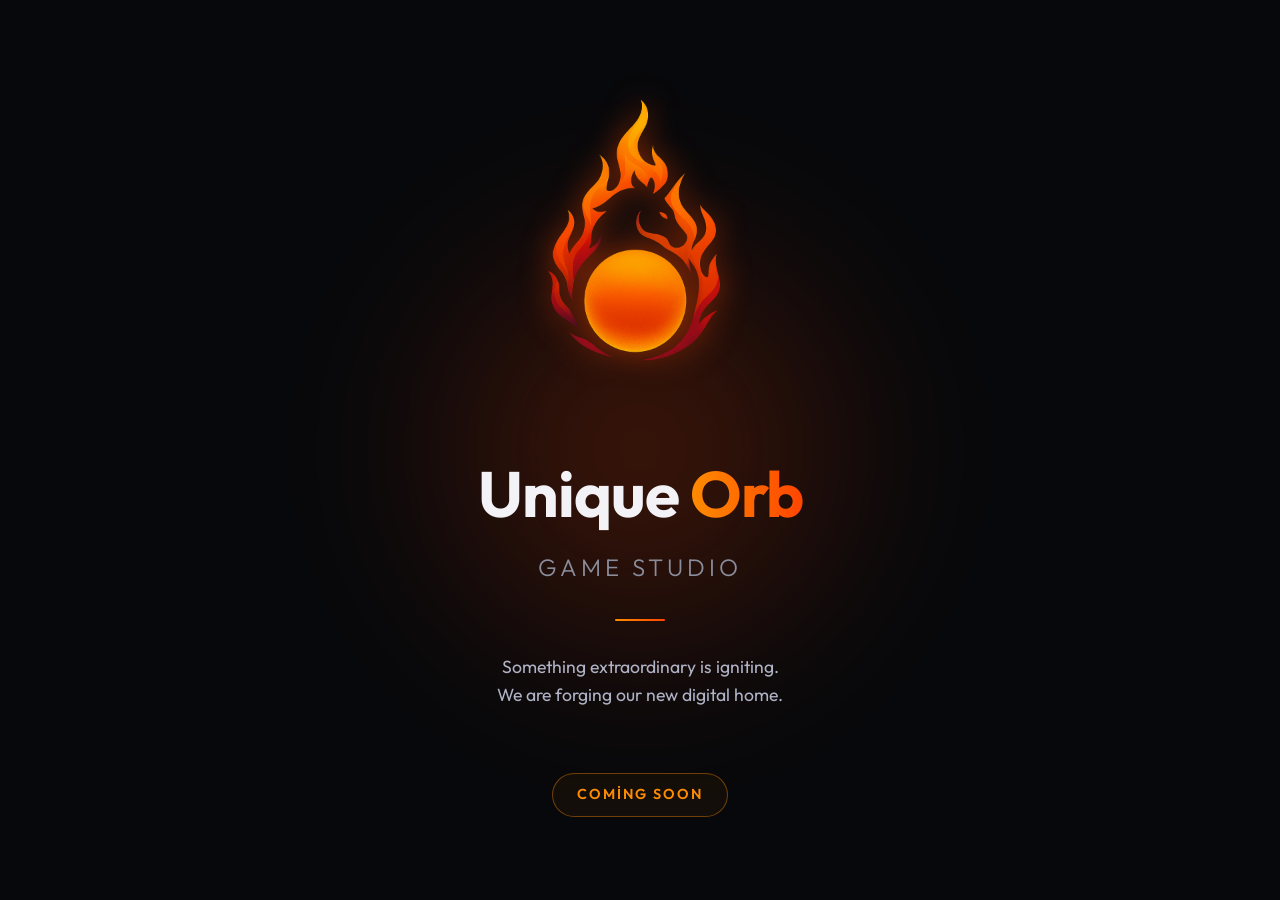
<file: index.html>
<!DOCTYPE html>
<html lang="tr">

<head>
    <meta charset="UTF-8">
    <meta name="viewport" content="width=device-width, initial-scale=1.0">
    <title>Unique Orb | Coming Soon</title>
    <!-- Modern Minimalist Font -->
    <link href="https://fonts.googleapis.com/css2?family=Outfit:wght@300;400;600;700&display=swap" rel="stylesheet">
    <link rel="stylesheet" href="style.css">
    <link rel="icon" type="image/x-icon" href="favicon.ico">
</head>

<body>
    <div class="coming-soon-container">
        <!-- Glowing background effect behind the logo -->
        <div class="glow-bg"></div>

        <div class="content-wrapper">
            <div class="logo-wrapper">
                <img src="logo.png" alt="Unique Orb Logo" class="main-logo"
                    onerror="this.src='data:image/svg+xml;utf8,<svg xmlns=\'http://www.w3.org/2000/svg\' width=\'100\' height=\'100\' viewBox=\'0 0 100 100\'><circle cx=\'50\' cy=\'50\' r=\'40\' fill=\'%23FF8C00\'/></svg>'">
            </div>

            <h1 class="brand-title">Unique <span class="highlight">Orb</span></h1>
            <h2 class="subtitle">GAME STUDIO</h2>

            <div class="divider"></div>

            <p class="status-message">Something extraordinary is igniting.<br>We are forging our new digital home.</p>

            <div class="badge-container">
                <span class="badge pulse">Coming Soon</span>
            </div>
        </div>
    </div>
</body>

</html>
</file>
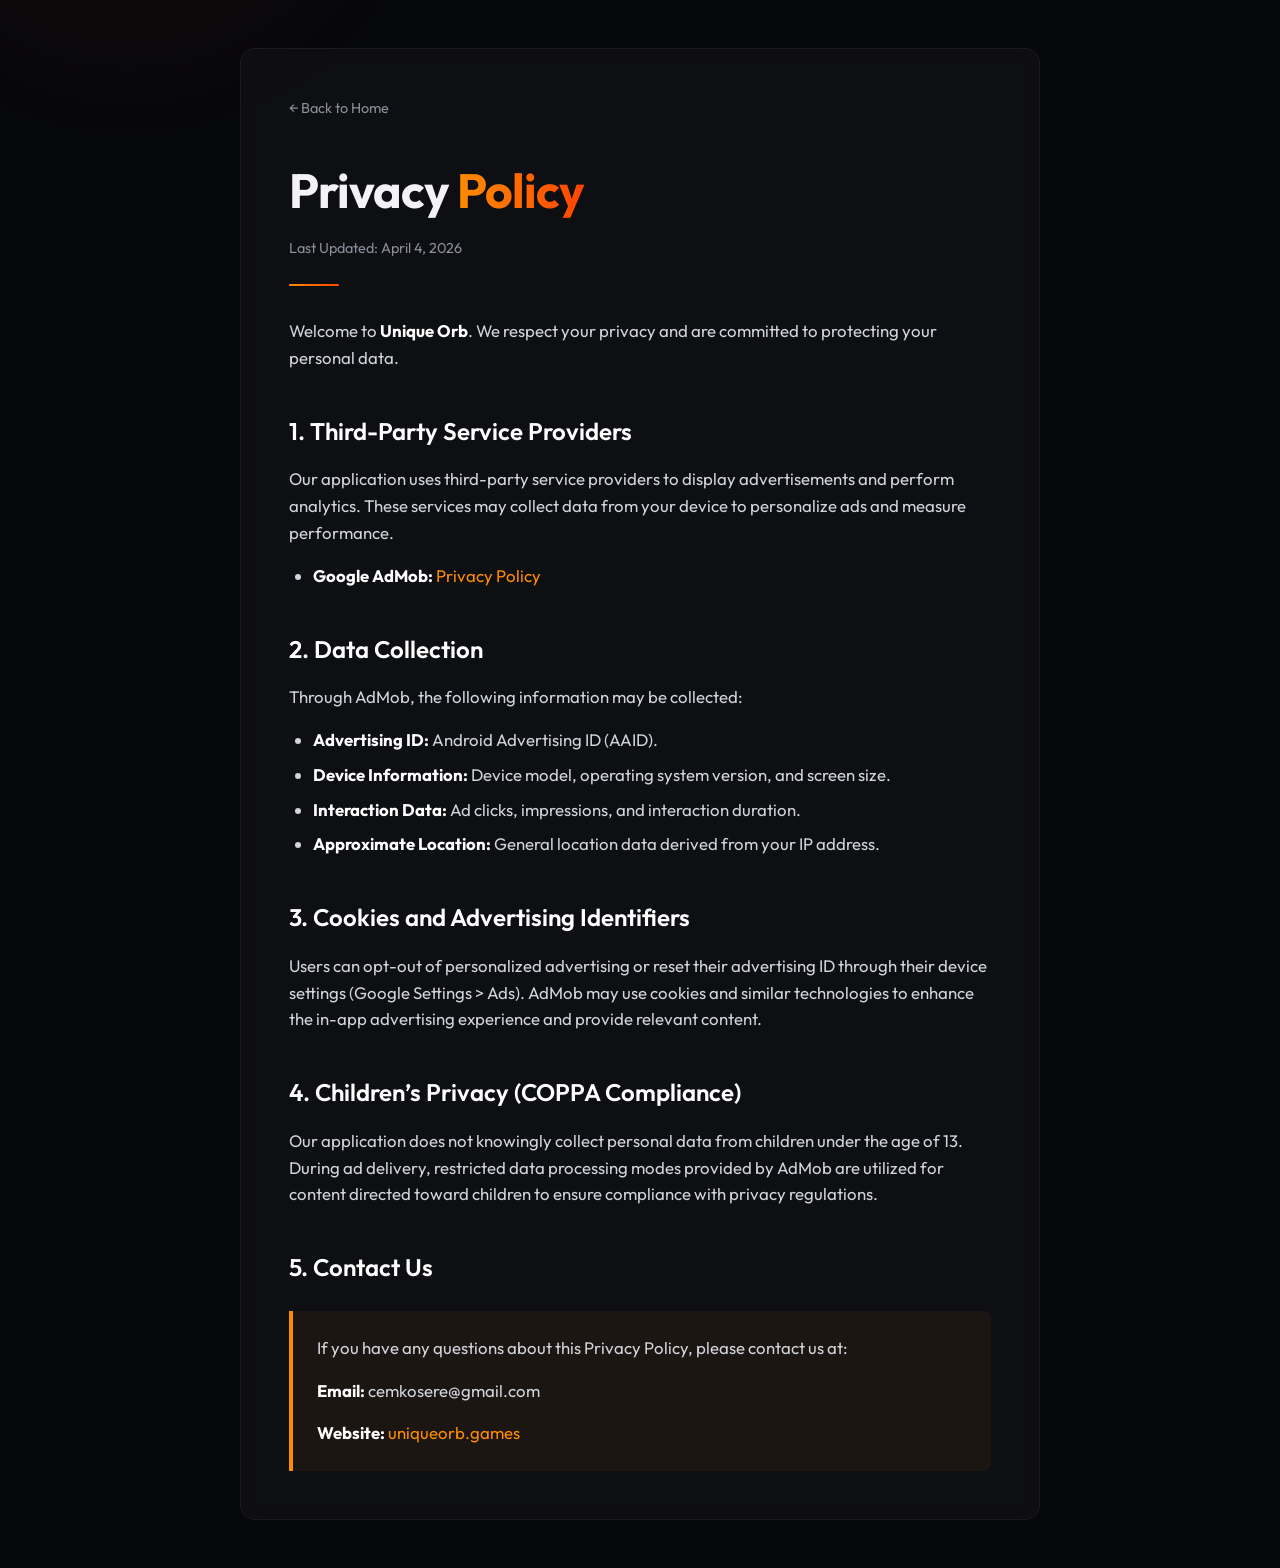
<file: privacy-policy.html>
<!DOCTYPE html>
<html lang="en">

<head>
    <meta charset="UTF-8">
    <meta name="viewport" content="width=device-width, initial-scale=1.0">
    <title>Privacy Policy - Unique Orb</title>
    <!-- Modern Minimalist Font -->
    <link href="https://fonts.googleapis.com/css2?family=Outfit:wght@300;400;600;700&display=swap" rel="stylesheet">
    <link rel="stylesheet" href="style.css">
    <link rel="icon" type="image/x-icon" href="favicon.ico">
</head>

<body class="policy-page">
    <!-- Glowing background effect -->
    <div class="glow-bg policy-glow"></div>

    <div class="policy-container content-wrapper">
        <a href="index.html" class="back-link">← Back to Home</a>

        <h1 class="brand-title">Privacy <span class="highlight">Policy</span></h1>
        <p class="last-updated">Last Updated: April 4, 2026</p>

        <div class="divider" style="margin-left: 0;"></div>

        <div class="policy-content">
            <p>Welcome to <strong>Unique Orb</strong>. We respect your privacy and are committed to protecting your
                personal data.</p>

            <h2>1. Third-Party Service Providers</h2>
            <p>Our application uses third-party service providers to display advertisements and perform analytics. These services may collect data from your device to personalize ads and measure performance.</p>
            <ul>
                <li><strong>Google AdMob:</strong> <a href="https://policies.google.com/privacy" target="_blank" rel="noopener noreferrer">Privacy Policy</a></li>
            </ul>

            <h2>2. Data Collection</h2>
            <p>Through AdMob, the following information may be collected:</p>
            <ul>
                <li><strong>Advertising ID:</strong> Android Advertising ID (AAID).</li>
                <li><strong>Device Information:</strong> Device model, operating system version, and screen size.</li>
                <li><strong>Interaction Data:</strong> Ad clicks, impressions, and interaction duration.</li>
                <li><strong>Approximate Location:</strong> General location data derived from your IP address.</li>
            </ul>

            <h2>3. Cookies and Advertising Identifiers</h2>
            <p>Users can opt-out of personalized advertising or reset their advertising ID through their device settings (Google Settings &gt; Ads). AdMob may use cookies and similar technologies to enhance the in-app advertising experience and provide relevant content.</p>

            <h2>4. Children’s Privacy (COPPA Compliance)</h2>
            <p>Our application does not knowingly collect personal data from children under the age of 13. During ad delivery, restricted data processing modes provided by AdMob are utilized for content directed toward children to ensure compliance with privacy regulations.</p>

            <h2>5. Contact Us</h2>
            <div class="contact-info">
                <p>If you have any questions about this Privacy Policy, please contact us at:</p>
                <p><strong>Email:</strong> cemkosere@gmail.com</p>
                <p><strong>Website:</strong> <a href="https://uniqueorb.games" target="_blank"
                        rel="noopener noreferrer">uniqueorb.games</a></p>
            </div>
        </div>
    </div>
</body>

</html>
</file>
<file: style.css>
/* Base Theme & Reset */
:root {
    --bg-dark: #07080b;
    /* Very dark background */
    --text-main: #f2f2f7;
    --text-muted: #8a8d9b;
    --accent-orange: #FF8C00;
    --accent-red: #FF4500;
    --glow-color: rgba(255, 69, 0, 0.4);
    /* Fiery orange/red glow */
}

* {
    margin: 0;
    padding: 0;
    box-sizing: border-box;
}

body {
    font-family: 'Outfit', sans-serif;
    background-color: var(--bg-dark);
    color: var(--text-main);
    line-height: 1.6;
    overflow: hidden;
    /* Prevent scrolling on a pure coming soon page */
    display: flex;
    justify-content: center;
    align-items: center;
    min-height: 100vh;
}

::selection {
    background: var(--accent-orange);
    color: #fff;
}

/* Container Layout */
.coming-soon-container {
    position: relative;
    width: 100%;
    height: 100vh;
    display: flex;
    flex-direction: column;
    justify-content: center;
    align-items: center;
    text-align: center;
    padding: 2rem;
    z-index: 1;
}

/* The Fiery Glow Background behind Logo */
.glow-bg {
    position: absolute;
    top: 50%;
    left: 50%;
    transform: translate(-50%, -50%);
    width: 50vw;
    height: 50vw;
    max-width: 600px;
    max-height: 600px;
    background: radial-gradient(circle, var(--glow-color) 0%, transparent 70%);
    z-index: -1;
    filter: blur(60px);
    opacity: 0.6;
    animation: breathGlow 4s ease-in-out infinite alternate;
}

@keyframes breathGlow {
    0% {
        transform: translate(-50%, -50%) scale(0.9);
        opacity: 0.4;
    }

    100% {
        transform: translate(-50%, -50%) scale(1.1);
        opacity: 0.8;
    }
}

.content-wrapper {
    animation: fadeIn 1.5s ease-out forwards;
    display: flex;
    flex-direction: column;
    align-items: center;
}

@keyframes fadeIn {
    from {
        opacity: 0;
        transform: translateY(20px);
    }

    to {
        opacity: 1;
        transform: translateY(0);
    }
}

/* Logo */
.logo-wrapper {
    margin-bottom: 2rem;
}

.main-logo {
    width: 320px;
    height: 320px;
    object-fit: contain;
    filter: drop-shadow(0 0 15px rgba(255, 69, 0, 0.5));
    animation: float 6s ease-in-out infinite;
}

@keyframes float {
    0% {
        transform: translateY(0px);
    }

    50% {
        transform: translateY(-15px);
    }

    100% {
        transform: translateY(0px);
    }
}

/* Typography */
.brand-title {
    font-size: clamp(2.5rem, 5vw, 4rem);
    font-weight: 700;
    letter-spacing: -1px;
    margin-bottom: 0.2rem;
}

.brand-title .highlight {
    background: linear-gradient(90deg, var(--accent-orange), var(--accent-red));
    -webkit-background-clip: text;
    -webkit-text-fill-color: transparent;
}

.subtitle {
    font-size: clamp(1rem, 2vw, 1.5rem);
    font-weight: 300;
    color: var(--text-muted);
    letter-spacing: 4px;
    text-transform: uppercase;
    margin-bottom: 2rem;
}

.divider {
    width: 50px;
    height: 2px;
    background: linear-gradient(90deg, var(--accent-orange), var(--accent-red));
    margin: 0 auto 2rem;
    border-radius: 2px;
}

.status-message {
    font-size: 1.1rem;
    color: #b0b3c6;
    margin-bottom: 3rem;
    max-width: 500px;
}

/* Badge */
.badge-container {
    margin-top: 1rem;
}

.badge {
    display: inline-block;
    padding: 0.6rem 1.5rem;
    font-size: 0.9rem;
    font-weight: 600;
    letter-spacing: 2px;
    text-transform: uppercase;
    color: var(--accent-orange);
    border: 1px solid rgba(255, 140, 0, 0.4);
    border-radius: 50px;
    background: rgba(255, 140, 0, 0.05);
    backdrop-filter: blur(5px);
    -webkit-backdrop-filter: blur(5px);
}

.badge.pulse {
    animation: pulseBorder 2s infinite;
}

@keyframes pulseBorder {
    0% {
        box-shadow: 0 0 0 0 rgba(255, 140, 0, 0.4);
    }

    70% {
        box-shadow: 0 0 0 10px rgba(255, 140, 0, 0);
    }

    100% {
        box-shadow: 0 0 0 0 rgba(255, 140, 0, 0);
    }
}

/* Responsive adjustments */
@media (max-width: 600px) {
    .main-logo {
        width: 140px;
        height: 140px;
    }

    .status-message {
        font-size: 1rem;
    }

    .policy-container {
        padding: 1.5rem !important;
    }
}

/* Policy Page specific overrides and styles */
body.policy-page {
    display: block;
    overflow: auto;
    padding: 3rem 1.5rem;
}

.policy-glow {
    position: fixed;
    top: -20%;
    left: 10%;
    z-index: -1;
    width: 80vw;
    height: 80vw;
    animation: none;
    opacity: 0.2;
}

.policy-container {
    max-width: 800px;
    margin: 0 auto;
    align-items: flex-start;
    text-align: left;
    background: rgba(255, 255, 255, 0.03);
    padding: 3rem;
    border-radius: 15px;
    border: 1px solid rgba(255, 255, 255, 0.05);
    backdrop-filter: blur(10px);
    -webkit-backdrop-filter: blur(10px);
}

.back-link {
    color: var(--text-muted);
    text-decoration: none;
    font-size: 0.9rem;
    margin-bottom: 2rem;
    display: inline-block;
    transition: color 0.3s ease;
}

.back-link:hover {
    color: var(--accent-orange);
}

.policy-container .brand-title {
    font-size: clamp(2rem, 4vw, 3rem);
    margin-bottom: 0.5rem;
}

.last-updated {
    color: var(--text-muted);
    font-size: 0.9rem;
    margin-bottom: 1.5rem;
}

.policy-content {
    font-size: 1.05rem;
    color: #d1d4dc;
}

.policy-content h2 {
    color: #fff;
    margin-top: 2.5rem;
    margin-bottom: 1rem;
    font-size: 1.5rem;
    font-weight: 600;
}

.policy-content p {
    margin-bottom: 1rem;
}

.policy-content ul {
    margin-bottom: 1.5rem;
    padding-left: 1.5rem;
}

.policy-content li {
    margin-bottom: 0.5rem;
    line-height: 1.6;
}

.policy-content strong {
    color: #fff;
}

.policy-content a {
    color: var(--accent-orange);
    text-decoration: none;
    transition: color 0.3s ease;
}

.policy-content a:hover {
    color: var(--accent-red);
    text-decoration: underline;
}

.policy-content .contact-info {
    background: rgba(255, 140, 0, 0.05);
    padding: 1.5rem;
    border-left: 4px solid var(--accent-orange);
    border-radius: 0 8px 8px 0;
    margin-top: 1.5rem;
}

.policy-content .contact-info p:last-child {
    margin-bottom: 0;
}
</file>
